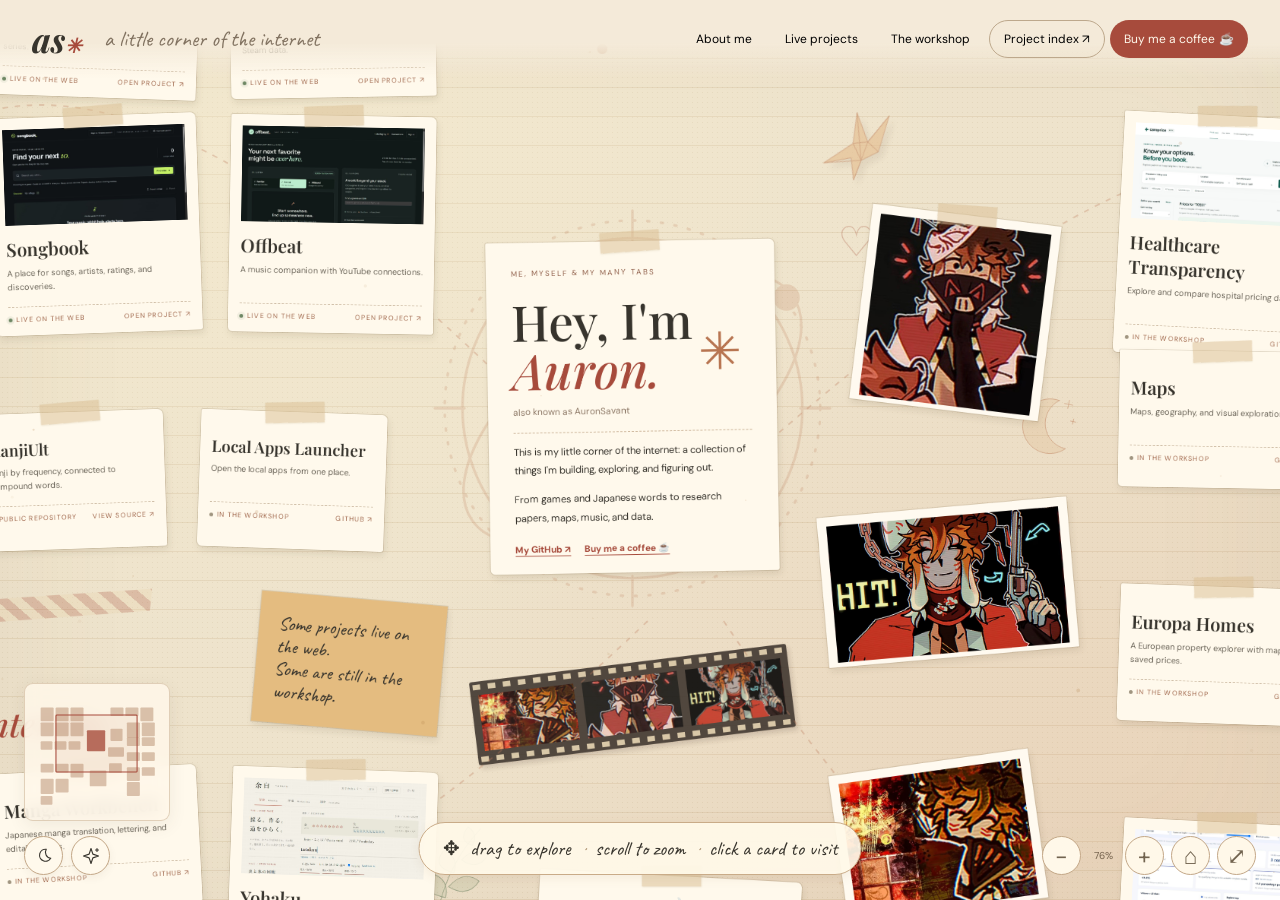
<file: index.html>
<!doctype html>
<html lang="en">
<head><meta charset="utf-8"><meta name="viewport" content="width=device-width,initial-scale=1"><meta name="theme-color" content="#efe3cd"><meta name="description" content="Auron's little corner of the internet. Explore a scrapbook of apps, experiments, games, and things in progress."><title>Auron's corner · AuronSavant</title><link rel="stylesheet" href="style.css"><link rel="icon" href="assets/portrait.jpeg"></head>
<body>
<header><a class="brand" href="#home">as<span>✳</span></a><span class="header-note">a little corner of the internet</span><nav aria-label="Explore sections"><button data-jump="home">About me</button><button data-jump="live">Live projects</button><button data-jump="lab">The workshop</button><button id="list-toggle" aria-expanded="false">Project index ↗</button><a class="nav-coffee" href="https://buymeacoffee.com/aurons" target="_blank" rel="noopener noreferrer" aria-label="Buy me a coffee"><span class="coffee-full">Buy me a coffee</span><span class="coffee-short">Coffee</span> ☕</a></nav></header>
<main id="viewport" aria-label="Draggable scrapbook. Drag to explore, scroll to zoom. Use navigation or the project index for keyboard access." tabindex="0"><div id="board">
<svg class="threads" viewBox="0 0 2600 2100" aria-hidden="true"><g fill="none" stroke="#bb795b" stroke-width="2" stroke-dasharray="7 9" opacity=".33"><path d="M1300 980 Q730 350 430 430 M1330 980 Q2000 360 2200 530 M1300 1100 Q850 1530 430 1640 M1400 1100 Q1870 1800 2230 1650"/></g><g fill="#ad604b" opacity=".32" font-family="Georgia" font-size="55"><text x="870" y="670">✧</text><text x="1550" y="620">♡</text><text x="910" y="1350">✳</text><text x="1590" y="1390">✧</text><text x="90" y="1050">✷</text><text x="2380" y="1160">♡</text></g></svg>
<div class="section-label" style="left:125px;top:125px">01 / out in the world</div>
<h2 class="board-title" style="left:125px;top:170px">Things you can <em>try.</em></h2>
<div id="live-cards"></div>
<section class="about paper" id="home-card" style="left:1090px;top:775px;--tilt:-1deg"><span class="tape"></span><div class="eyebrow">ME, MYSELF & MY MANY TABS</div><h1>Hey, I'm<br><em>Auron.</em><span class="star">✳</span></h1><div class="handle">also known as AuronSavant</div><p>This is my little corner of the internet: a collection of things I'm building, exploring, and figuring out.</p><p>From games and Japanese words to research papers, maps, music, and data.</p><div class="about-links"><a href="https://github.com/AuronSavant" target="_blank" rel="noopener noreferrer">My GitHub ↗</a><a href="https://buymeacoffee.com/aurons" target="_blank" rel="noopener noreferrer">Buy me a coffee ☕</a></div></section>
<figure class="polaroid" style="left:1580px;top:740px;--tilt:7deg;width:250px"><span class="tape"></span><img src="assets/portrait.jpeg" alt="Red-haired illustrated character holding a dark fan"></figure>
<figure class="polaroid wide" style="left:760px;top:760px;--tilt:-8deg;width:265px"><img src="assets/collage.jpeg" alt="Red and gold illustrated collage"></figure>
<figure class="polaroid wide" style="left:1530px;top:1125px;--tilt:-5deg;width:330px"><img src="assets/hit.jpeg" alt="Illustrated character in a red jacket with the word HIT"></figure>
<aside class="sticky" style="left:790px;top:1110px;--tilt:5deg">Some projects live on the web.<br>Some are still in the workshop.</aside>
<div class="section-label" style="left:1580px;top:135px">02 / the workshop</div><h2 class="board-title" style="left:1580px;top:180px">Current <em>ongoing projects</em></h2><div id="lab-cards"></div>
<div class="section-label" style="left:130px;top:1340px">03 / side quests</div><h2 class="board-title" style="left:130px;top:1380px">Made of many <em>interests.</em></h2><div id="side-cards"></div>
<aside class="coffee paper" style="left:1150px;top:1610px;--tilt:3deg"><span class="tape"></span><div class="coffee-art">☕</div><h2>To support my work</h2><p>If something here makes your day a little better, you can buy me a coffee.</p><a href="https://buymeacoffee.com/aurons" target="_blank" rel="noopener noreferrer">Leave a little coffee ↗</a><div class="handwritten">thank you for stopping by ♡</div></aside>
<div class="closing-note" style="left:1150px;top:2180px">a work in progress, such is life</div>
</div></main>
<div id="help">✥ <span>drag to explore</span><i>·</i><span>scroll to zoom</span><i>·</i><span>click a card to visit</span></div>
<div class="controls" aria-label="Canvas controls"><button id="zoom-out" aria-label="Zoom out">−</button><output id="zoom-value" aria-live="polite">100%</output><button id="zoom-in" aria-label="Zoom in">+</button><button id="reset" aria-label="Return to about me">⌂</button><button id="overview" aria-label="Show the whole board">⤢</button></div>
<dialog id="index"><div class="dialog-head"><div><span class="eyebrow">ALL THE LITTLE THREADS</span><h2>Project index</h2></div><button id="close-index" aria-label="Close project index">×</button></div><label class="search-label" for="search">Find a project</label><input id="search" type="search" placeholder="Search names, topics, or ideas…"><div id="project-list"></div><p id="no-results" hidden>No matching projects. Try another word.</p></dialog>
<link rel="stylesheet" href="effects.css">
<script src="effects.js"></script>
<script src="app.js"></script>
</body></html>
</file>
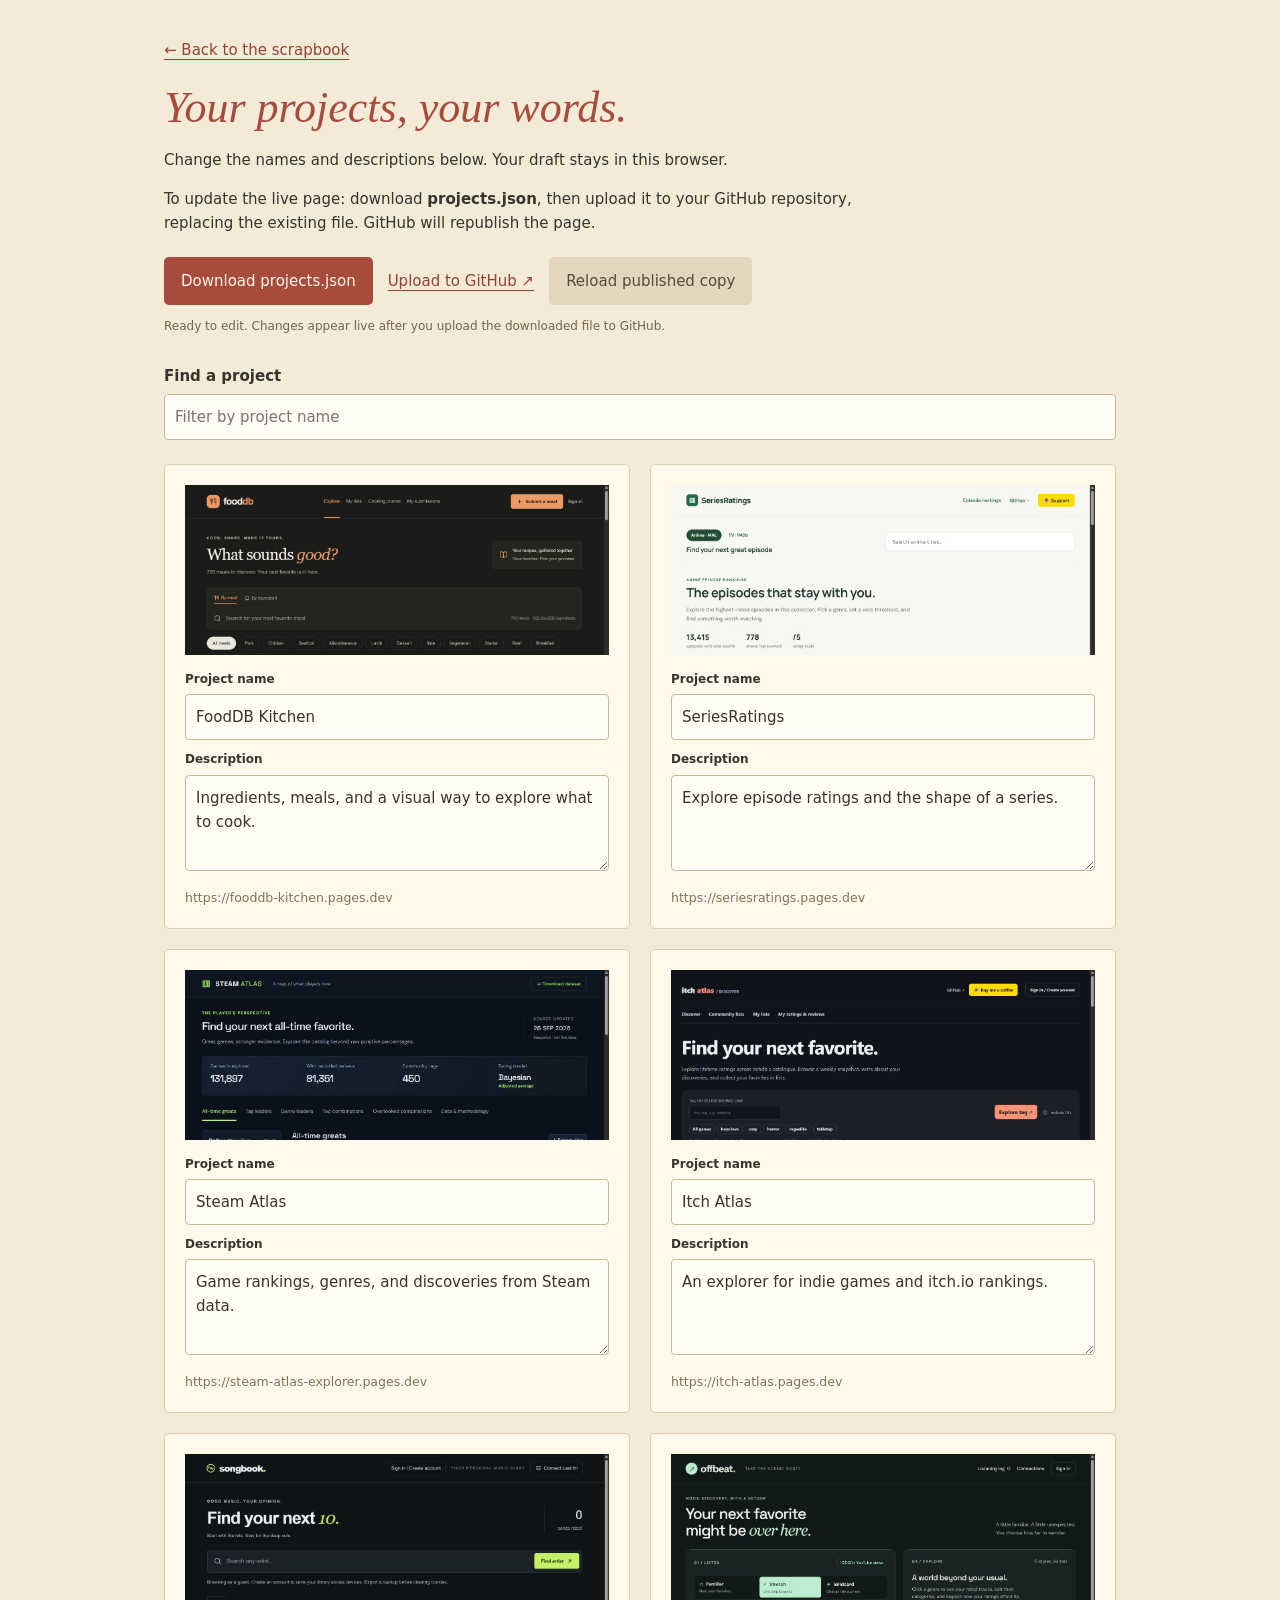
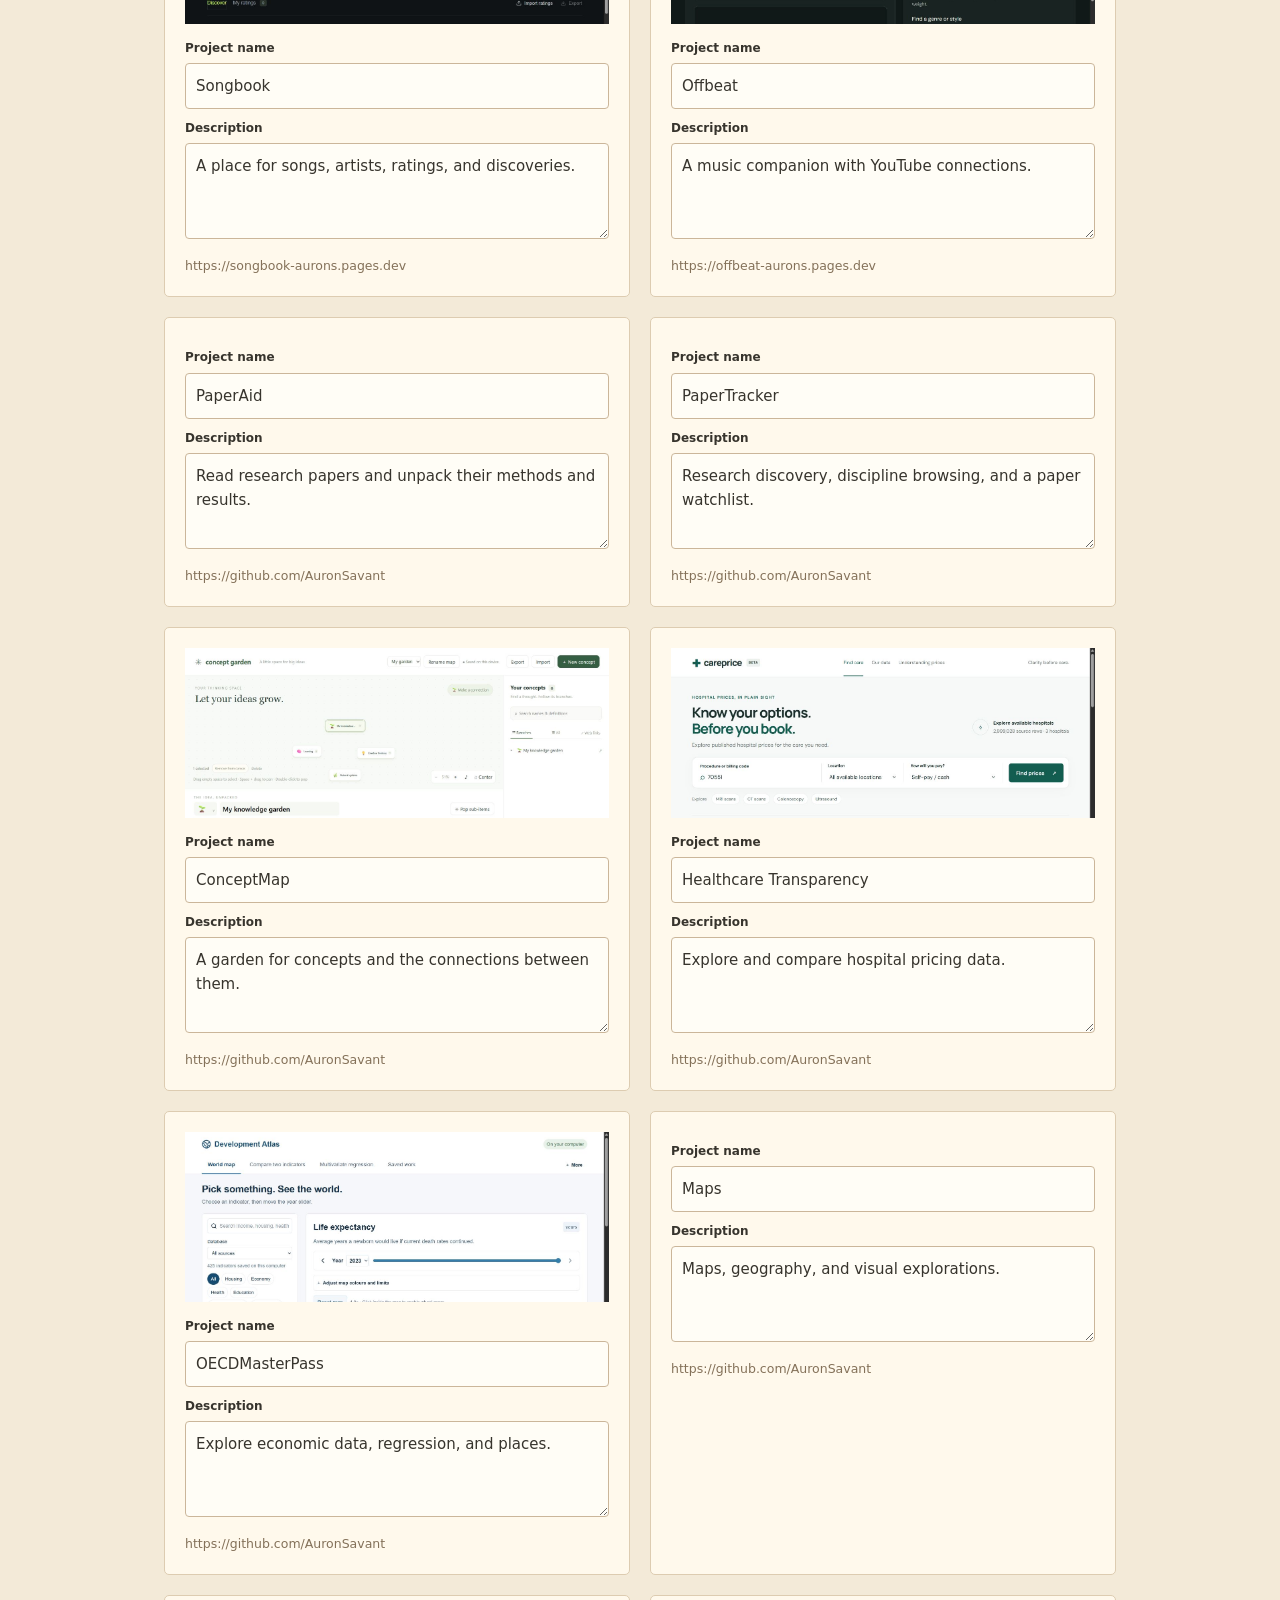
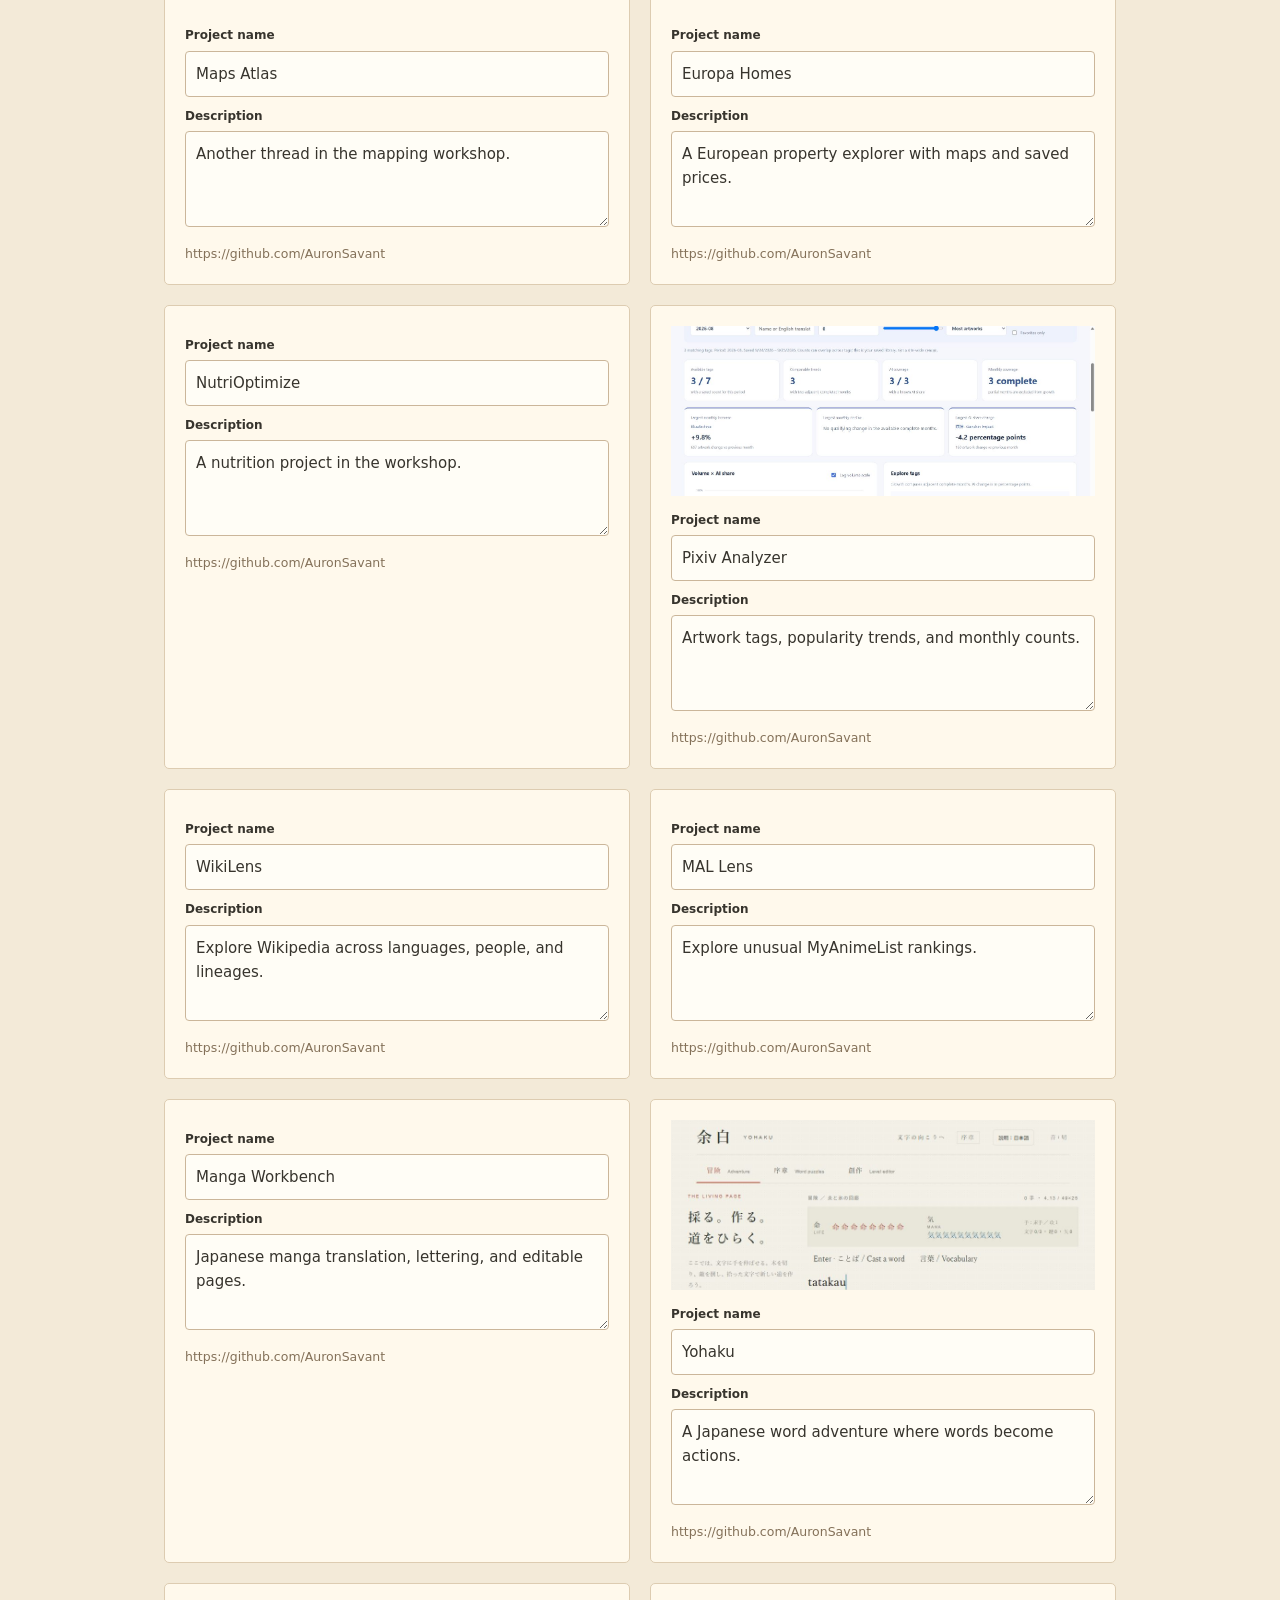
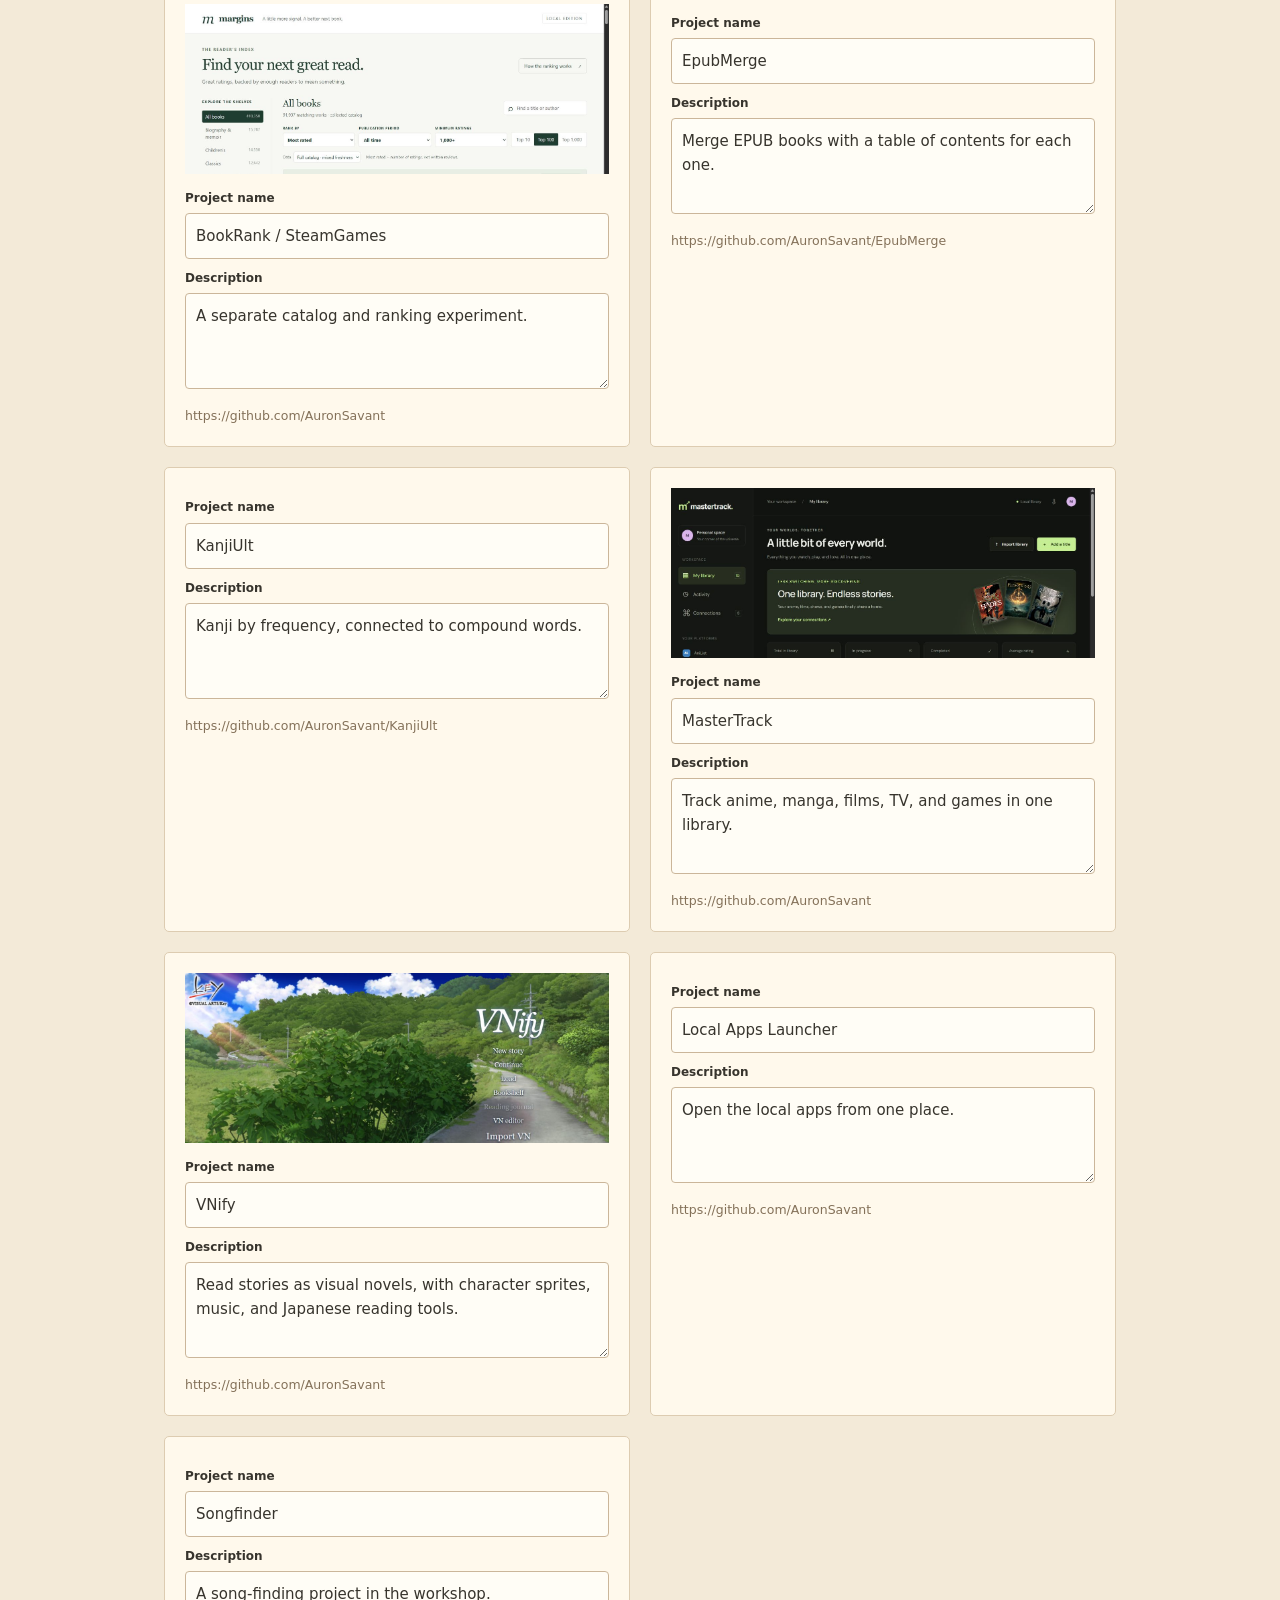
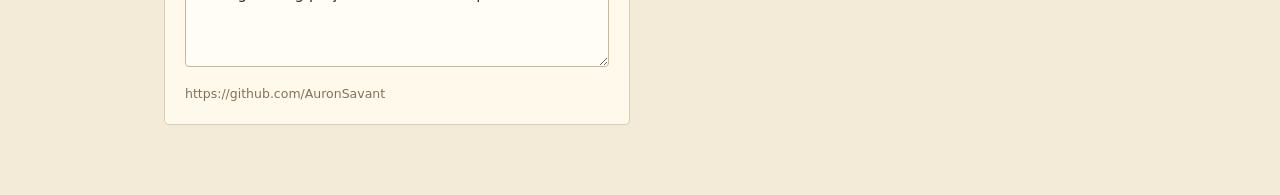
<file: editor.html>
<!doctype html>
<html lang="en"><head><meta charset="utf-8"><meta name="viewport" content="width=device-width,initial-scale=1"><title>Edit your project descriptions · Auron</title><link rel="stylesheet" href="editor.css"></head>
<body><main><header><a href="index.html">← Back to the scrapbook</a><h1>Your projects, your words.</h1><p>Change the names and descriptions below. Your draft stays in this browser.</p><p>To update the live page: download <strong>projects.json</strong>, then upload it to your GitHub repository, replacing the existing file. GitHub will republish the page.</p><div class="actions"><button id="download" disabled>Download projects.json</button><a href="https://github.com/AuronSavant/AuronSavant.github.io/upload/main" target="_blank" rel="noopener noreferrer">Upload to GitHub ↗</a><button id="reset" class="secondary" disabled>Reload published copy</button></div><p id="status" role="status">Loading projects…</p></header><label class="filter-label" for="filter">Find a project</label><input id="filter" type="search" placeholder="Filter by project name"><section id="fields" aria-label="Project descriptions"></section><p id="empty" hidden>No matching projects.</p></main><script src="editor.js"></script></body></html>
</file>
<file: style.css>
@import url('https://fonts.googleapis.com/css2?family=Caveat:wght@400;600;700&family=DM+Sans:wght@400;500;600;700&family=Playfair+Display:ital,wght@0,500;0,600;0,700;1,500;1,600&display=swap');
:root{--ink:#37342d;--red:#a74b3c;--paper:#fff9ec;--muted:#847b6a}*{box-sizing:border-box}body{margin:0;color:var(--ink);background:#eee3cc;font-family:'DM Sans',sans-serif;overflow:hidden}button,a,input{-webkit-tap-highlight-color:transparent}button{font:inherit;cursor:pointer}a{color:inherit}button:focus-visible,a:focus-visible,input:focus-visible,main:focus-visible{outline:3px solid var(--red);outline-offset:5px}header{position:fixed;top:0;left:0;right:0;height:78px;z-index:4;display:flex;align-items:center;gap:22px;padding:0 32px;background:linear-gradient(#f4ead9 55%,#f4ead900)}.brand{text-decoration:none;font:italic 700 34px 'Playfair Display',Georgia}.brand span{color:var(--red);font-size:20px}.header-note{font:22px 'Caveat',cursive;color:#817260}nav{display:flex;gap:5px;margin-left:auto}nav button{border:0;background:transparent;font-size:12px;padding:10px 14px;border-radius:24px}nav button:hover{background:#e3d4bd}nav button:last-child{border:1px solid #bda88c}#viewport{position:fixed;inset:0;overflow:hidden;cursor:grab;touch-action:none;background-image:linear-gradient(#b6996630 1px,transparent 1px),radial-gradient(#85623318 .8px,transparent .8px);background-size:100% 29px,5px 5px}#viewport.dragging{cursor:grabbing;user-select:none}#board{width:2600px;height:2450px;position:absolute;transform-origin:0 0;will-change:transform}.threads{position:absolute;inset:0;width:100%;height:100%;pointer-events:none}.paper,.polaroid,.sticky{position:absolute;transform:rotate(var(--tilt,0deg));box-shadow:2px 5px 10px #67533921,0 0 0 1px #7c684831}.paper{background:var(--paper);border-radius:2px 7px 3px 6px}.tape{position:absolute;left:50%;top:-13px;width:78px;height:27px;transform:translateX(-50%) rotate(-3deg);background:#d9bd9280;box-shadow:0 1px 2px #856e3422;z-index:1}.section-label{position:absolute;font-size:12px;letter-spacing:3px;text-transform:uppercase;color:#9c7059}.board-title{position:absolute;font:500 44px 'Playfair Display',Georgia;margin:0}.board-title em{color:var(--red)}.about{width:380px;padding:34px 33px 24px}.eyebrow{font-size:10px;letter-spacing:2px;color:#946550}.about h1{position:relative;font:500 65px/.99 'Playfair Display',Georgia;margin:24px 0 15px}.about h1 em{color:var(--red)}.star{position:absolute;right:12px;top:38px;color:#b87551;font-size:68px}.handle{font-size:12px;color:#8e7967;border-bottom:1px dashed #cbb397;padding-bottom:19px}.about p{font-size:13px;line-height:1.9}.about-links{display:flex;flex-wrap:wrap;gap:10px 18px;padding-top:8px}.about-links a{font-size:12px;color:var(--red);font-weight:700;text-underline-offset:4px}.handwritten{font:24px 'Caveat',cursive;margin-top:22px;color:#967b62}.polaroid{background:#fffaf0;padding:12px 12px 6px;margin:0}.polaroid img{display:block;width:100%;height:240px;object-fit:cover;user-select:none;pointer-events:none}.polaroid.wide img{height:180px}.polaroid figcaption{font:22px 'Caveat',cursive;padding:12px 2px 8px;text-align:center}.sticky{width:245px;background:#e4bc80;padding:26px 25px;font:25px/1.2 'Caveat',cursive}.sticky span{display:block;margin-top:15px;font-size:21px;color:#75573c}.project{display:block;width:270px;padding:15px;text-decoration:none;transition:box-shadow .2s,filter .2s;cursor:pointer}.project:hover{box-shadow:4px 9px 18px #5e392740;filter:brightness(1.025)}.project-art{height:126px;background:var(--art-bg);overflow:hidden;position:relative;display:flex;align-items:center;justify-content:center}.project-art svg{width:100%;height:100%}.project .number{position:absolute;top:9px;left:10px;font-size:10px;letter-spacing:2px;opacity:.55}.project .art-name{position:absolute;bottom:10px;right:12px;font:italic 18px 'Playfair Display',Georgia;opacity:.75}.project h3{font:600 24px 'Playfair Display',Georgia;margin:15px 0 7px}.project p{font-size:11px;line-height:1.65;margin:0;min-height:37px;color:#6d675b}.project .card-footer{display:flex;justify-content:space-between;align-items:center;margin-top:16px;border-top:1px dashed #d0bfa8;padding-top:10px;font-size:9px;letter-spacing:1.2px;text-transform:uppercase;color:#a1694e}.status{display:flex;align-items:center;gap:5px}.status:before{content:'';width:5px;height:5px;border-radius:50%;background:#a09580}.live .status:before{background:#6e8764}.project.compact{width:245px}.compact .project-art{height:100px}.compact h3{font-size:21px}.coffee{width:345px;padding:23px 30px;text-align:center}.coffee-art{font-size:55px}.coffee h2{font:500 28px 'Playfair Display',Georgia;margin:12px 0}.coffee p{font-size:12px;line-height:1.8;color:#80715e}.coffee a{display:block;background:var(--red);color:#fff5df;padding:13px;font-size:12px;text-decoration:none;border-radius:2px}.closing-note{position:absolute;font:30px 'Caveat',cursive;color:#9e8064;transform:rotate(-3deg)}.closing-note span{display:block;text-align:right}#help{position:fixed;bottom:25px;left:50%;transform:translateX(-50%);display:flex;gap:10px;align-items:center;border:1px solid #c9ab88;background:#fff9e9ed;box-shadow:0 3px 12px #80623d16;border-radius:30px;padding:13px 23px;font:20px 'Caveat',cursive;white-space:nowrap;pointer-events:none}#help i{color:#b19878}.controls{position:fixed;bottom:25px;right:24px;display:flex;gap:7px;align-items:center}.controls button{border:1px solid #c3a787;background:#fff8e9;width:39px;height:39px;border-radius:50%;font-size:23px;color:#71634f}.controls button:hover{background:#e8c9a0}.controls output{font-size:10px;min-width:30px;text-align:center;color:#75634e}dialog{border:1px solid #bfaa8f;border-radius:5px;background:#fff9ed;color:var(--ink);width:min(680px,calc(100% - 24px));max-height:85vh;padding:28px;box-shadow:0 30px 100px #43332244}dialog::backdrop{background:#40362466;backdrop-filter:blur(4px)}.dialog-head{display:flex;justify-content:space-between}.dialog-head h2{font:36px 'Playfair Display',Georgia;margin:8px 0 20px}.dialog-head button{border:0;background:none;font-size:32px;align-self:flex-start}.search-label{font-size:11px;color:#75654f}input{width:100%;padding:13px;margin:6px 0 17px;border:1px solid #cbb69a;background:#fffdf6;font:14px 'DM Sans',sans-serif;border-radius:3px}.index-link{display:block;text-decoration:none;border-bottom:1px dashed #d1c0a7;padding:12px 0}.index-link strong{font-size:14px}.index-link small{float:right;font-size:10px;color:#8c7358}.index-link p{font-size:12px;margin:5px 0;color:#7d7160}.index-link:hover strong{color:var(--red)}@media(max-width:1000px){.header-note{display:none}#help{left:20px;transform:none;font-size:17px;padding:10px 14px}#help span:last-child,#help i:last-of-type{display:none}.controls{right:16px}}@media(max-width:600px){header{height:65px;padding:0 14px;gap:6px}.brand{font-size:26px}nav{gap:0}nav button{font-size:10px;padding:9px 7px}nav button:nth-child(3){display:none}#help{bottom:76px;left:50%;transform:translateX(-50%)}.controls{bottom:19px;left:50%;right:auto;transform:translateX(-50%)}.controls button{width:40px;height:40px}}@media(prefers-reduced-motion:reduce){*{transition:none!important;scroll-behavior:auto!important}}

nav #list-toggle{border:1px solid #bda88c}
.nav-coffee{display:inline-flex;align-items:center;gap:4px;text-decoration:none;font-size:12px;padding:10px 14px;border-radius:24px;background:var(--red);color:#fff9ec;white-space:nowrap}
.nav-coffee:hover{background:#8c3d31}
.coffee-short{display:none}
@media(max-width:600px){nav button{font-size:9px;padding:9px 6px}.nav-coffee{font-size:10px;padding:9px 9px}.coffee-full{display:none}.coffee-short{display:inline}nav #list-toggle{font-size:0}nav #list-toggle:after{content:'Index ↗';font-size:9px}}

.project-art img{width:100%;height:100%;display:block;object-fit:cover;object-position:top;pointer-events:none;user-select:none}.text-card{min-height:180px;padding-top:28px}.text-card h3{margin-top:5px}.project p{overflow-wrap:anywhere}.project h3{overflow-wrap:anywhere}
</file>
<file: effects.css>
/* Visual layers stay behind the scrapbook's links and controls. */
body{--glow:#ce985f;--fx-line:#b97650;--surface:#fff9ec;--glass:#fff7e9dc}
#viewport{background-color:#eee3cc;transition:background-color .6s}
#viewport:before{content:'';position:fixed;inset:0;pointer-events:none;background:radial-gradient(ellipse at 20% 15%,#fff6d44a,transparent 50%),radial-gradient(ellipse at 90% 90%,#c8734922,transparent 50%);box-shadow:inset 0 0 150px #70502b12}
.paper,.polaroid{isolation:isolate}
.project{transform:perspective(900px) rotate(var(--tilt)) rotateX(var(--rx,0deg)) rotateY(var(--ry,0deg)) translateY(var(--lift,0px));transition:transform .22s,box-shadow .22s,filter .22s}
.project:hover{--lift:-7px;z-index:2;box-shadow:6px 18px 25px #513c302b,0 0 0 1px #b28b5466}
.project:after,.polaroid:after{content:'';position:absolute;inset:0;pointer-events:none;background:radial-gradient(circle at var(--mx,50%) var(--my,20%),#fff9dc44,transparent 60%);opacity:0;transition:opacity .3s;border-radius:inherit}
.project:hover:after,.polaroid:hover:after{opacity:1}
.project-art img{transition:transform .8s cubic-bezier(.2,.6,.2,1)}
.project:hover .project-art img{transform:scale(1.045)}
.polaroid{cursor:zoom-in;transition:box-shadow .3s,filter .3s}
.polaroid:hover{box-shadow:7px 16px 28px #513c3044;filter:brightness(1.04)}
.brand span{display:inline-block;transition:transform .9s}.brand:hover span{transform:rotate(180deg)}
.live .status:before{box-shadow:0 0 0 3px #6e876419;animation:heartbeat 4s ease-in-out infinite}
@keyframes heartbeat{50%{box-shadow:0 0 0 5px #6e876400}}
.decoration{position:absolute;z-index:-1;pointer-events:none;user-select:none;color:var(--fx-line);opacity:.65}
.decoration svg{width:100%;height:100%;overflow:visible}
.decoration.orbit{left:1020px;top:705px;width:520px;height:580px;opacity:.2;animation:orbit-turn 150s linear infinite}
@keyframes orbit-turn{to{transform:rotate(360deg)}}
.decoration.crane{left:1500px;top:600px;width:155px;height:110px;transform:rotate(-14deg);filter:drop-shadow(4px 8px 4px #513c3022)}
.decoration.botanical{left:980px;top:1480px;width:140px;height:240px;transform:rotate(23deg);color:#738565}
.decoration.moon{left:1770px;top:960px;width:100px;height:120px;transform:rotate(12deg)}
.decoration.compass{left:1540px;top:1940px;width:190px;height:190px;opacity:.35}
.decoration.constellation{left:930px;top:180px;width:480px;height:370px;opacity:.4}
.decoration.film{left:1070px;top:1330px;width:420px;height:110px;transform:rotate(-7deg);opacity:.88;filter:drop-shadow(3px 5px 3px #513c3033)}
.decoration.stamp{left:1720px;top:1790px;width:130px;height:130px;transform:rotate(-19deg);opacity:.45}
.decoration.washi{left:100px;top:1250px;width:550px;height:32px;transform:rotate(-4deg);opacity:.27;background:repeating-linear-gradient(45deg,#aa543d 0 12px,#ead3aa 12px 24px);clip-path:polygon(1% 0,100% 5%,99% 95%,0 100%)}
#atmosphere{position:fixed;inset:0;z-index:2;pointer-events:none}
.visual-controls{position:fixed;left:24px;bottom:25px;display:flex;gap:8px;z-index:3}
.visual-controls button{display:grid;place-items:center;width:39px;height:39px;border:1px solid #c3a787;border-radius:50%;background:var(--surface);color:var(--ink);padding:10px;cursor:pointer;box-shadow:0 3px 8px #513c3010}
.visual-controls svg{width:18px;height:18px;fill:none;stroke:currentColor;stroke-width:1.5;stroke-linecap:round;stroke-linejoin:round}
.visual-controls button:hover{transform:translateY(-2px)}
#atlas-map{position:fixed;bottom:79px;left:24px;width:146px;height:138px;z-index:3;background:var(--glass);border:1px solid #c3a78780;box-shadow:0 5px 18px #513c3014;border-radius:9px;padding:9px;cursor:crosshair;backdrop-filter:blur(8px)}
#atlas-map svg{width:100%;height:100%;overflow:hidden}.map-card{fill:#bb9476;opacity:.55}.map-home{fill:#a74b3c;opacity:.8}.map-window{fill:#ad604b12;stroke:#a74b3c;stroke-width:22;rx:20;pointer-events:none}
#photo-viewer{padding:14px;background:#fff9ec;border:0;overflow:visible;max-width:92vw;max-height:90vh;box-shadow:0 25px 100px #0006}
#photo-viewer img{display:block;max-width:85vw;max-height:80vh;object-fit:contain}
#photo-viewer button{position:absolute;right:-12px;top:-12px;width:34px;height:34px;border:1px solid #b99b75;background:#fff9ec;border-radius:50%;display:grid;place-items:center;color:#624d38;font-size:23px}
#photo-viewer::backdrop{background:#2e241bc7;backdrop-filter:blur(12px)}
body.night{--ink:#e4dccb;--red:#dc977c;--paper:#292b31;--surface:#303239;--glass:#262a32dc;--glow:#f1b575;--fx-line:#d3a784;color:var(--ink);background:#171c26}
.night #viewport{background-color:#171c26;background-image:linear-gradient(#b5b5c309 1px,transparent 1px),radial-gradient(#d7bd9515 .8px,transparent .8px)}
.night #viewport:before{background:radial-gradient(ellipse at 10% 0,#4c546633,transparent 60%),radial-gradient(ellipse at 90% 90%,#a4653520,transparent 55%);box-shadow:inset 0 0 150px #0004}
.night header{background:linear-gradient(#191e29e8 55%,#191e2900)}
.night .header-note,.night .section-label,.night .eyebrow{color:#c6aa91}.night .board-title em{color:#e9ac90}
.night .paper{background:#292b31;box-shadow:2px 5px 16px #0004,0 0 0 1px #d7bda826}
.night .polaroid{background:#d8cfbb}.night .project p,.night .coffee p{color:#bfb7ab}.night .handle{color:#bca58e;border-color:#746453}
.night .project .card-footer{color:#c9a58b;border-color:#706151}.night .about-links a{color:#e0a18a}.night .sticky{background:#9b7549;color:#fff1ce}
.night nav button{color:#e5dbc9}.night nav button:hover{background:#353642}.night .nav-coffee,.night .coffee a{background:#ba765e;color:#fff8eb}
.night #help,.night .controls button{background:#292c33ed;color:#d8cbb7;border-color:#6f5e4c}.night .controls output{color:#c2b39e}
.night #index{background:#252a32;color:#e5daca}.night #index input{background:#1d222b;color:#e5daca;border-color:#6f5e4c}.night .index-link p{color:#bfb7ab}.night .index-link{border-color:#706151}.night .dialog-head button{color:inherit}
.night .threads{opacity:.6}.night .decoration{filter:drop-shadow(0 0 10px #e3a46c18)}
.night .project:hover{box-shadow:0 10px 40px #0005,0 0 30px #c5844920,0 0 0 1px #dcb58d66}
@media(max-width:1000px){.visual-controls{bottom:79px;left:auto;right:16px}#atlas-map{left:16px;bottom:79px;width:105px;height:100px}}
@media(max-width:600px){.visual-controls{right:14px;top:78px;bottom:auto;flex-direction:column}.visual-controls button{width:34px;height:34px;padding:8px}#atlas-map{width:76px;height:72px;bottom:140px;left:12px;opacity:.75;padding:5px}.decoration.orbit{animation:none}}
@media(prefers-reduced-motion:reduce){*,*:before,*:after{animation:none!important;transition:none!important}#atmosphere{display:none}}
body.effects-paused *,body.effects-paused *:before,body.effects-paused *:after{animation:none!important;transition:none!important}
</file>
<file: editor.css>
*{box-sizing:border-box}body{margin:0;background:#f3ead8;color:#37342d;font:15px/1.6 system-ui,sans-serif}main{max-width:1000px;margin:auto;padding:38px 24px 70px}header{margin-bottom:28px}h1{font:italic 44px Georgia,serif;margin:20px 0 12px;color:#a74b3c}header p{max-width:730px}a{color:#944234;text-underline-offset:4px}.actions{display:flex;align-items:center;flex-wrap:wrap;gap:15px;margin-top:22px}button{border:0;border-radius:5px;background:#a74b3c;color:#fff8eb;padding:12px 17px;font:inherit;cursor:pointer}button:disabled{opacity:.5;cursor:wait}.secondary{background:#e4d6be;color:#574a3b}#status{color:#75644e;font-size:12px}.filter-label{font-weight:600}input,textarea{width:100%;font:inherit;color:inherit;background:#fffdf6;border:1px solid #cbb69a;padding:10px;border-radius:4px}#filter{margin:6px 0 24px}#fields{display:grid;grid-template-columns:1fr 1fr;gap:20px}.entry{background:#fff9ec;border:1px solid #ddccb1;border-radius:5px;padding:20px}.entry img{width:100%;height:170px;object-fit:cover;object-position:top;display:block;margin-bottom:15px}.entry label{display:block;margin:10px 0 5px;font-size:12px;font-weight:700}.entry textarea{min-height:96px;resize:vertical}.entry small{display:block;color:#847159;overflow-wrap:anywhere;margin-top:10px}button:focus-visible,a:focus-visible,input:focus-visible,textarea:focus-visible{outline:3px solid #a74b3c;outline-offset:3px}@media(max-width:650px){#fields{grid-template-columns:1fr}h1{font-size:36px}main{padding:25px 16px}}
</file>
